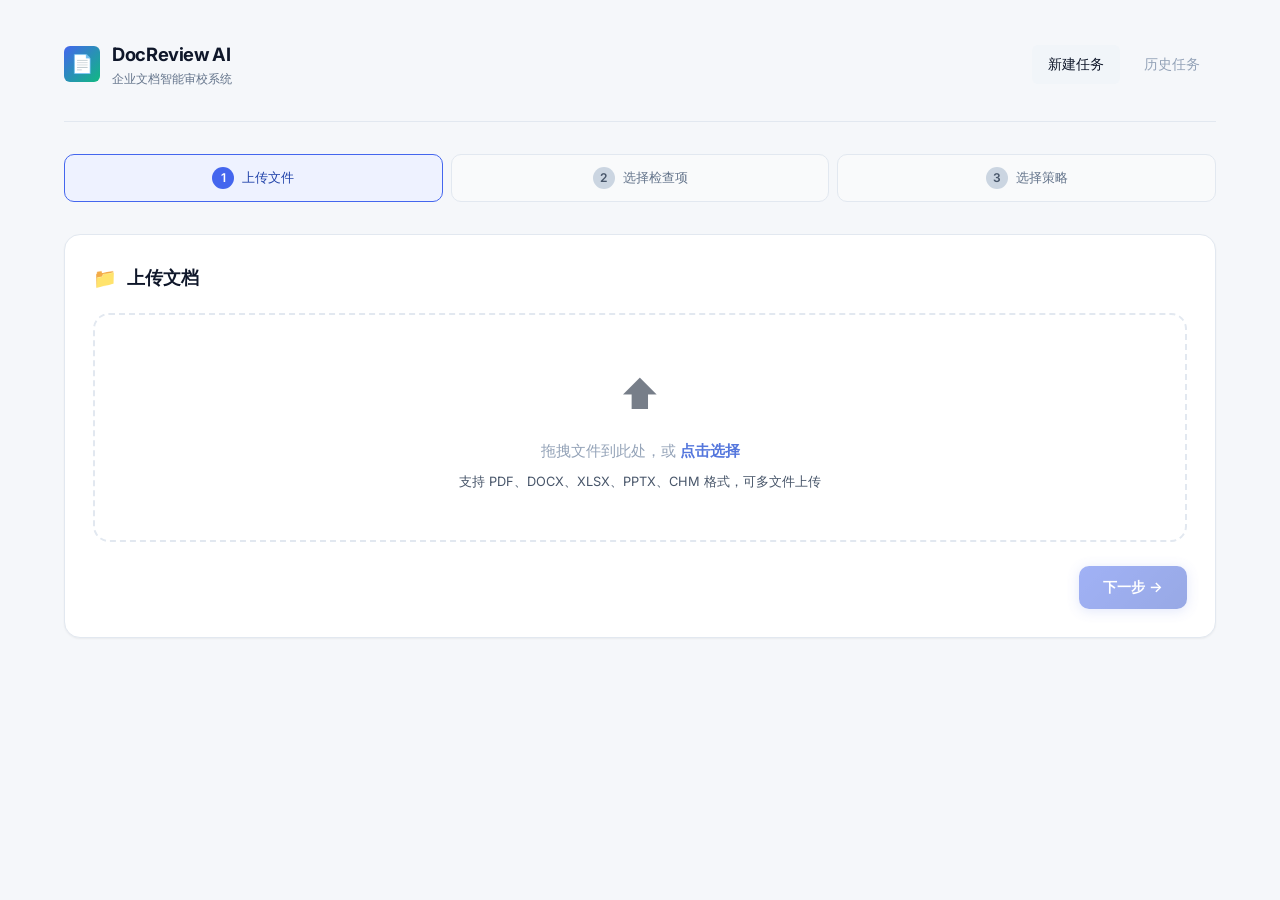
<file: frontend/index.html>
<!DOCTYPE html>
<html lang="zh-CN">
<head>
  <meta charset="UTF-8">
  <meta name="viewport" content="width=device-width, initial-scale=1.0">
  <title>企业文档智能审校系统 — 创建任务</title>
  <meta name="description" content="基于大语言模型的企业文档智能审校系统，支持多策略文档解析与双Agent协同架构">
  <link rel="preconnect" href="https://fonts.googleapis.com">
  <link href="https://fonts.googleapis.com/css2?family=Inter:wght@400;500;600;700&display=swap" rel="stylesheet">
  <link rel="stylesheet" href="css/style.css">
</head>
<body>
  <div class="app-container">
    <!-- Header -->
    <header class="app-header">
      <div class="app-logo">
        <div class="app-logo-icon">📄</div>
        <div>
          <div class="app-logo-text">DocReview AI</div>
          <div class="app-logo-sub">企业文档智能审校系统</div>
        </div>
      </div>
      <nav class="nav-links">
        <a class="nav-link active" href="index.html">新建任务</a>
        <a class="nav-link" href="history.html">历史任务</a>
      </nav>
    </header>

    <!-- Step Indicator -->
    <div class="step-indicator">
      <div class="step active" id="step1">
        <span class="step-number">1</span>上传文件
      </div>
      <div class="step" id="step2">
        <span class="step-number">2</span>选择检查项
      </div>
      <div class="step" id="step3">
        <span class="step-number">3</span>选择策略
      </div>
    </div>

    <!-- Step 1: File Upload -->
    <div id="panel-upload" class="card section-spacer">
      <div class="card-title"><span class="icon">📁</span> 上传文档</div>
      <div class="upload-zone" id="uploadZone">
        <div class="upload-icon">⬆️</div>
        <div class="upload-text">拖拽文件到此处，或 <strong>点击选择</strong></div>
        <div class="upload-hint">支持 PDF、DOCX、XLSX、PPTX、CHM 格式，可多文件上传</div>
        <input type="file" id="fileInput" multiple accept=".pdf,.docx,.xlsx,.pptx,.chm" style="display:none">
      </div>
      <div class="file-list" id="fileList"></div>
      <div class="mt-24" style="text-align:right">
        <button class="btn btn-primary" id="btnToStep2" disabled>下一步 →</button>
      </div>
    </div>

    <!-- Step 2: Scan Items -->
    <div id="panel-scan" class="card section-spacer" style="display:none">
      <div class="card-title"><span class="icon">🔍</span> 选择检查项</div>
      <div class="flex-between mb-16">
        <span class="text-sm text-muted">选择需要检查的内容类型</span>
        <div>
          <button class="btn btn-sm btn-secondary" id="btnSelectAll">全选</button>
          <button class="btn btn-sm btn-secondary" id="btnSelectDefault" style="margin-left:6px">推荐项</button>
        </div>
      </div>
      <div class="scan-grid" id="scanGrid"></div>
      <div class="mt-24 flex-between">
        <button class="btn btn-secondary" id="btnBackToStep1">← 上一步</button>
        <button class="btn btn-primary" id="btnToStep3">下一步 →</button>
      </div>
    </div>

    <!-- Step 3: Strategy -->
    <div id="panel-strategy" class="card section-spacer" style="display:none">
      <div class="card-title"><span class="icon">⚙️</span> 选择审校方式</div>
      <div class="strategy-group mb-16">
        <div class="strategy-card" id="card-ssla" onclick="selectStrategy('ours-fixed')">
          <input type="radio" name="strategy" value="ours-fixed">
          <div class="strategy-name">快速审校 (SSLA + Dual-Agent)</div>
          <div class="strategy-desc">
            CPU处理，低延迟<br>
            适合对日常文档进行快速检查
          </div>
        </div>
        <div class="strategy-card selected" id="card-hdca" onclick="selectStrategy('ours-adaptive')">
          <input type="radio" name="strategy" value="ours-adaptive" checked>
          <div class="strategy-name">精细审校 (HDCA + Dual-Agent)</div>
          <div class="strategy-desc">
            MinerU 解析，最佳性能<br>
            适合对复杂版面或拟对外发布文档进行精细审校
          </div>
          <span class="strategy-badge">推荐</span>
        </div>
      </div>
      <div class="mt-24 flex-between">
        <button class="btn btn-secondary" id="btnBackToStep2">← 上一步</button>
        <button class="btn btn-primary btn-lg" id="btnSubmit">🚀 开始审校</button>
      </div>
    </div>

    <!-- Submitting Overlay -->
    <div id="submitting-overlay" style="display:none; position:fixed; inset:0; background:rgba(0,0,0,0.6); z-index:100; display:none;">
      <div class="flex-center" style="height:100%;">
        <div class="card" style="text-align:center; padding:48px;">
          <div class="spinner" style="width:40px; height:40px; margin:0 auto 16px;"></div>
          <div style="color:var(--gray-200); font-size:1.1rem; font-weight:600;">正在创建任务...</div>
          <div class="text-sm text-muted mt-12">请稍候，文件上传中</div>
        </div>
      </div>
    </div>
  </div>

  <div class="toast-container" id="toastContainer"></div>
  <script src="js/app.js"></script>
</body>
</html>
</file>
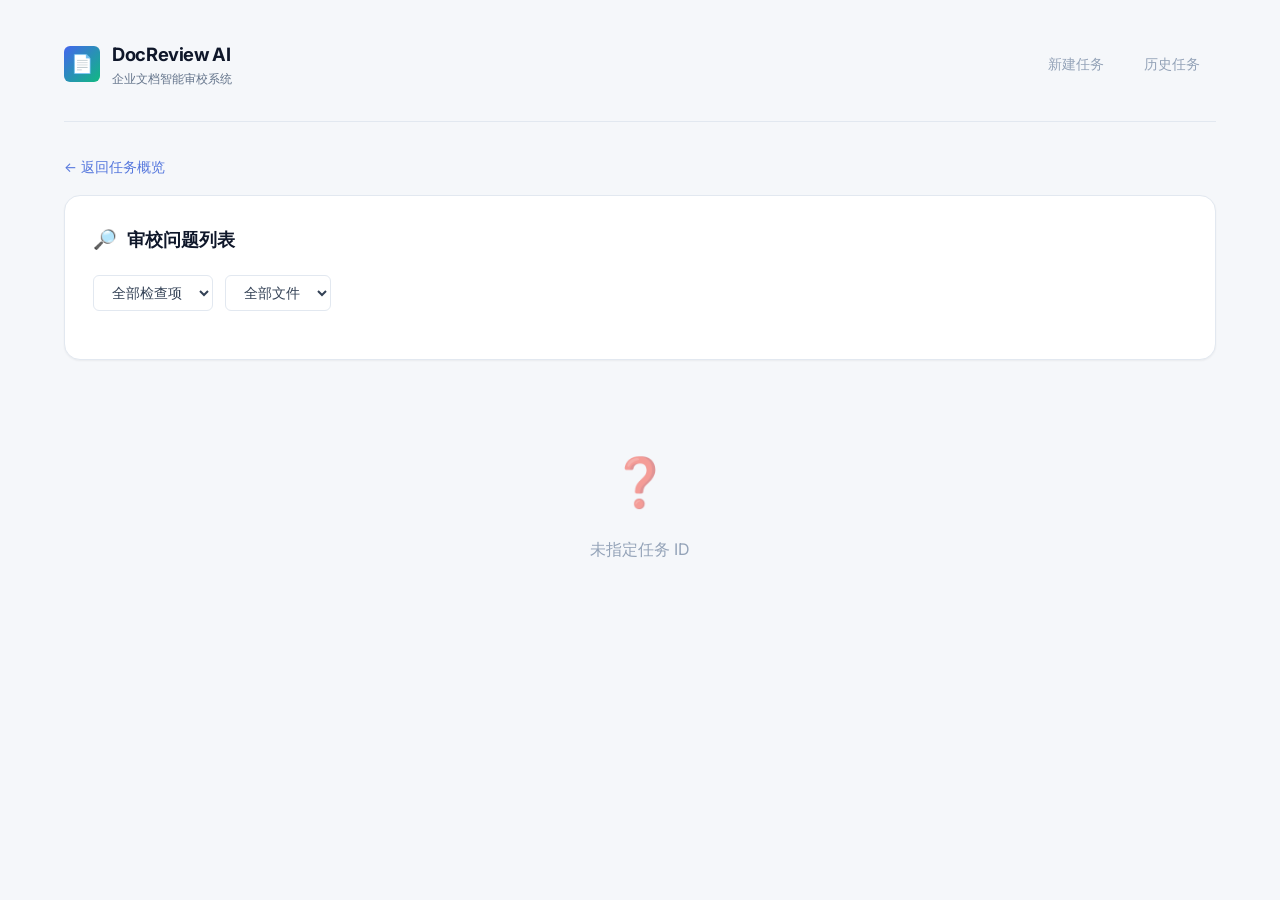
<file: frontend/issues.html>
<!DOCTYPE html>
<html lang="zh-CN">

<head>
    <meta charset="UTF-8">
    <meta name="viewport" content="width=device-width, initial-scale=1.0">
    <title>问题详情 — 企业文档智能审校系统</title>
    <link rel="preconnect" href="https://fonts.googleapis.com">
    <link href="https://fonts.googleapis.com/css2?family=Inter:wght@400;500;600;700&display=swap" rel="stylesheet">
    <link rel="stylesheet" href="css/style.css">
</head>

<body>
    <div class="app-container">
        <header class="app-header">
            <div class="app-logo">
                <div class="app-logo-icon">📄</div>
                <div>
                    <div class="app-logo-text">DocReview AI</div>
                    <div class="app-logo-sub">企业文档智能审校系统</div>
                </div>
            </div>
            <nav class="nav-links">
                <a class="nav-link" href="index.html">新建任务</a>
                <a class="nav-link" href="history.html">历史任务</a>
            </nav>
        </header>

        <!-- Breadcrumb -->
        <div class="mb-16">
            <a href="#" id="backLink" class="text-sm" style="color:var(--primary-400);">← 返回任务概览</a>
        </div>

        <!-- Filter Bar -->
        <div class="card section-spacer">
            <div class="card-title"><span class="icon">🔎</span> 审校问题列表</div>
            <div class="filter-bar">
                <select id="filterType">
                    <option value="">全部检查项</option>
                </select>
                <select id="filterFile">
                    <option value="">全部文件</option>
                </select>
                <span class="text-sm text-muted" id="totalCount"></span>
            </div>
        </div>

        <!-- Issue List -->
        <div id="issueList"></div>

        <!-- Pagination -->
        <div class="pagination" id="pagination"></div>

        <!-- Empty State -->
        <div class="empty-state" id="emptyState" style="display:none;">
            <div class="empty-icon">📭</div>
            <div class="empty-text">暂无审校问题</div>
            <div class="empty-hint">该任务未发现任何问题，或任务仍在处理中</div>
        </div>
    </div>

    <div class="toast-container" id="toastContainer"></div>
    <script src="js/issues.js"></script>
</body>

</html>
</file>
<file: frontend/css/style.css>
/* ============================================
   企业文档智能审校系统 — Design System (Light)
   ============================================ */

/* ---- CSS Variables ---- */
:root {
  /* Primary palette */
  --primary-50: #eef2ff;
  --primary-100: #d9e2ff;
  --primary-200: #b3c5ff;
  --primary-400: #5577dd;
  --primary-500: #4466ee;
  --primary-600: #3355cc;
  --primary-700: #2244aa;

  /* Accent */
  --accent-400: #34d399;
  --accent-500: #10b981;
  --accent-600: #059669;

  /* Semantic */
  --success: #10b981;
  --warning: #f59e0b;
  --error: #ef4444;
  --info: #3b82f6;

  /* Neutral — light mode */
  --gray-50: #f8fafc;
  --gray-100: #f1f5f9;
  --gray-200: #e2e8f0;
  --gray-300: #cbd5e1;
  --gray-400: #94a3b8;
  --gray-500: #64748b;
  --gray-600: #475569;
  --gray-700: #334155;
  --gray-800: #1e293b;
  --gray-900: #0f172a;
  --gray-950: #020617;

  /* Surfaces — light theme */
  --bg-body: #f5f7fa;
  --bg-card: #ffffff;
  --bg-card-hover: #fafbfc;
  --bg-input: #f8fafc;
  --bg-glass: #f9fafb;
  --border-color: #e2e8f0;
  --border-focus: var(--primary-500);

  /* Typography */
  --font-sans: 'Inter', -apple-system, BlinkMacSystemFont, 'Segoe UI', sans-serif;
  --font-mono: 'JetBrains Mono', 'Fira Code', monospace;

  /* Shadows */
  --shadow-sm: 0 1px 2px rgba(0, 0, 0, 0.05);
  --shadow-md: 0 4px 12px rgba(0, 0, 0, 0.08);
  --shadow-lg: 0 8px 24px rgba(0, 0, 0, 0.1);
  --shadow-glow: 0 0 16px rgba(68, 102, 238, 0.12);

  /* Spacing */
  --radius-sm: 6px;
  --radius-md: 10px;
  --radius-lg: 16px;
  --radius-xl: 24px;

  /* Transitions */
  --transition-fast: 150ms ease;
  --transition-base: 250ms ease;
  --transition-slow: 400ms ease;
}

/* ---- Reset & Base ---- */
*,
*::before,
*::after {
  box-sizing: border-box;
  margin: 0;
  padding: 0;
}

html {
  font-size: 16px;
  scroll-behavior: smooth;
}

body {
  font-family: var(--font-sans);
  background: var(--bg-body);
  color: var(--gray-800);
  line-height: 1.6;
  min-height: 100vh;
  -webkit-font-smoothing: antialiased;
}

a {
  color: var(--primary-500);
  text-decoration: none;
}

a:hover {
  color: var(--primary-700);
}

/* ---- Layout ---- */
.app-container {
  position: relative;
  z-index: 1;
  max-width: 1200px;
  margin: 0 auto;
  padding: 24px 24px 48px;
}

/* ---- Header / Nav ---- */
.app-header {
  display: flex;
  align-items: center;
  justify-content: space-between;
  padding: 16px 0 32px;
  border-bottom: 1px solid var(--border-color);
  margin-bottom: 32px;
}

.app-logo {
  display: flex;
  align-items: center;
  gap: 12px;
}

.app-logo-icon {
  width: 36px;
  height: 36px;
  background: linear-gradient(135deg, var(--primary-500), var(--accent-500));
  border-radius: var(--radius-sm);
  display: flex;
  align-items: center;
  justify-content: center;
  font-size: 18px;
}

.app-logo-text {
  font-size: 1.15rem;
  font-weight: 700;
  color: var(--gray-900);
  letter-spacing: -0.02em;
}

.app-logo-sub {
  font-size: 0.75rem;
  color: var(--gray-500);
  font-weight: 400;
}

.nav-links {
  display: flex;
  gap: 8px;
}

.nav-link {
  padding: 8px 16px;
  border-radius: var(--radius-sm);
  font-size: 0.875rem;
  font-weight: 500;
  color: var(--gray-400);
  transition: var(--transition-fast);
  cursor: pointer;
  border: none;
  background: none;
}

.nav-link:hover,
.nav-link.active {
  color: var(--gray-900);
  background: var(--gray-100);
}

/* ---- Cards ---- */
.card {
  background: var(--bg-card);
  border: 1px solid var(--border-color);
  border-radius: var(--radius-lg);
  padding: 28px;
  box-shadow: var(--shadow-sm);
  transition: var(--transition-base);
}

.card:hover {
  border-color: var(--gray-300);
}

.card-title {
  font-size: 1.1rem;
  font-weight: 600;
  color: var(--gray-900);
  margin-bottom: 20px;
  display: flex;
  align-items: center;
  gap: 10px;
}

.card-title .icon {
  font-size: 1.2rem;
}

/* ---- Step indicator ---- */
.step-indicator {
  display: flex;
  gap: 8px;
  margin-bottom: 32px;
}

.step {
  flex: 1;
  padding: 12px 16px;
  background: var(--bg-glass);
  border: 1px solid var(--border-color);
  border-radius: var(--radius-md);
  text-align: center;
  font-size: 0.8rem;
  color: var(--gray-500);
  transition: var(--transition-base);
  position: relative;
}

.step.active {
  background: var(--primary-50);
  border-color: var(--primary-500);
  color: var(--primary-700);
}

.step.completed {
  background: #ecfdf5;
  border-color: var(--accent-500);
  color: var(--accent-600);
}

.step-number {
  display: inline-block;
  width: 22px;
  height: 22px;
  line-height: 22px;
  border-radius: 50%;
  background: var(--gray-300);
  color: var(--gray-600);
  font-size: 0.75rem;
  font-weight: 600;
  margin-right: 8px;
}

.step.active .step-number {
  background: var(--primary-500);
  color: #fff;
}

.step.completed .step-number {
  background: var(--accent-500);
  color: #fff;
}

/* ---- File Upload Zone ---- */
.upload-zone {
  border: 2px dashed var(--border-color);
  border-radius: var(--radius-lg);
  padding: 48px 24px;
  text-align: center;
  cursor: pointer;
  transition: var(--transition-base);
  position: relative;
  overflow: hidden;
}

.upload-zone:hover,
.upload-zone.dragover {
  border-color: var(--primary-400);
  background: rgba(68, 102, 238, 0.05);
}

.upload-zone .upload-icon {
  font-size: 2.5rem;
  margin-bottom: 12px;
  opacity: 0.6;
}

.upload-zone .upload-text {
  font-size: 0.95rem;
  color: var(--gray-400);
}

.upload-zone .upload-text strong {
  color: var(--primary-400);
}

.upload-zone .upload-hint {
  font-size: 0.8rem;
  color: var(--gray-600);
  margin-top: 8px;
}

/* File list */
.file-list {
  margin-top: 16px;
}

.file-item {
  display: flex;
  align-items: center;
  justify-content: space-between;
  padding: 10px 14px;
  background: var(--bg-glass);
  border: 1px solid var(--border-color);
  border-radius: var(--radius-sm);
  margin-bottom: 6px;
  font-size: 0.875rem;
  animation: slideIn 0.3s ease;
}

.file-item .file-info {
  display: flex;
  align-items: center;
  gap: 10px;
}

.file-item .file-icon {
  font-size: 1.2rem;
}

.file-item .file-name {
  color: var(--gray-800);
  font-weight: 500;
}

.file-item .file-size {
  color: var(--gray-500);
  font-size: 0.8rem;
}

.file-item .file-remove {
  background: none;
  border: none;
  color: var(--gray-500);
  cursor: pointer;
  padding: 4px;
  font-size: 1rem;
  transition: var(--transition-fast);
}

.file-item .file-remove:hover {
  color: var(--error);
}

/* ---- Scan Item Checkboxes ---- */
.scan-grid {
  display: grid;
  grid-template-columns: repeat(auto-fill, minmax(280px, 1fr));
  gap: 8px;
}

.scan-checkbox {
  display: flex;
  align-items: center;
  gap: 10px;
  padding: 10px 14px;
  background: var(--bg-glass);
  border: 1px solid var(--border-color);
  border-radius: var(--radius-sm);
  cursor: pointer;
  transition: var(--transition-fast);
  font-size: 0.85rem;
}

.scan-checkbox:hover {
  background: var(--gray-100);
}

.scan-checkbox input[type="checkbox"] {
  appearance: none;
  width: 18px;
  height: 18px;
  border: 2px solid var(--gray-300);
  border-radius: 4px;
  cursor: pointer;
  position: relative;
  flex-shrink: 0;
  transition: var(--transition-fast);
  background: #fff;
}

.scan-checkbox input[type="checkbox"]:checked {
  background: var(--primary-500);
  border-color: var(--primary-500);
}

.scan-checkbox input[type="checkbox"]:checked::after {
  content: '✓';
  position: absolute;
  top: 50%;
  left: 50%;
  transform: translate(-50%, -50%);
  color: #fff;
  font-size: 12px;
  font-weight: 700;
}

.scan-checkbox .scan-label {
  color: var(--gray-700);
}

.scan-checkbox .scan-code {
  color: var(--gray-600);
  font-family: var(--font-mono);
  font-size: 0.75rem;
  margin-left: auto;
}

/* ---- Strategy Cards ---- */
.strategy-group {
  display: grid;
  grid-template-columns: 1fr 1fr;
  gap: 12px;
}

.strategy-card {
  padding: 20px;
  border: 2px solid var(--border-color);
  border-radius: var(--radius-md);
  cursor: pointer;
  transition: var(--transition-base);
  position: relative;
}

.strategy-card:hover {
  border-color: var(--gray-400);
}

.strategy-card.selected {
  border-color: var(--primary-500);
  background: var(--primary-50);
  box-shadow: var(--shadow-glow);
}

.strategy-card input[type="radio"] {
  display: none;
}

.strategy-name {
  font-size: 1rem;
  font-weight: 600;
  color: var(--gray-900);
  margin-bottom: 4px;
}

.strategy-desc {
  font-size: 0.8rem;
  color: var(--gray-500);
  line-height: 1.5;
}

.strategy-badge {
  position: absolute;
  top: 12px;
  right: 12px;
  padding: 2px 8px;
  font-size: 0.7rem;
  font-weight: 600;
  border-radius: 100px;
  background: rgba(16, 185, 129, 0.15);
  color: var(--accent-400);
}

/* ---- Buttons ---- */
.btn {
  display: inline-flex;
  align-items: center;
  justify-content: center;
  gap: 8px;
  padding: 12px 24px;
  border: none;
  border-radius: var(--radius-md);
  font-family: var(--font-sans);
  font-size: 0.9rem;
  font-weight: 600;
  cursor: pointer;
  transition: var(--transition-base);
  text-decoration: none;
}

.btn-primary {
  background: linear-gradient(135deg, var(--primary-500), var(--primary-600));
  color: #fff;
  box-shadow: 0 2px 12px rgba(68, 102, 238, 0.3);
}

.btn-primary:hover {
  transform: translateY(-1px);
  box-shadow: 0 4px 20px rgba(68, 102, 238, 0.4);
}

.btn-primary:active {
  transform: translateY(0);
}

.btn-primary:disabled {
  opacity: 0.5;
  cursor: not-allowed;
  transform: none;
}

.btn-secondary {
  background: #fff;
  color: var(--gray-600);
  border: 1px solid var(--border-color);
}

.btn-secondary:hover {
  background: var(--gray-50);
  color: var(--gray-900);
}

.btn-success {
  background: linear-gradient(135deg, var(--accent-500), var(--accent-600));
  color: #fff;
  box-shadow: 0 2px 12px rgba(16, 185, 129, 0.3);
}

.btn-lg {
  padding: 14px 36px;
  font-size: 1rem;
}

.btn-sm {
  padding: 6px 14px;
  font-size: 0.8rem;
}

.btn-block {
  width: 100%;
}

/* ---- Tags / Badges ---- */
.tag {
  display: inline-flex;
  align-items: center;
  padding: 3px 10px;
  border-radius: 100px;
  font-size: 0.75rem;
  font-weight: 600;
}

.tag-primary {
  background: rgba(68, 102, 238, 0.15);
  color: var(--primary-400);
}

.tag-success {
  background: rgba(16, 185, 129, 0.15);
  color: var(--accent-400);
}

.tag-warning {
  background: rgba(245, 158, 11, 0.15);
  color: var(--warning);
}

.tag-error {
  background: rgba(239, 68, 68, 0.15);
  color: var(--error);
}

.tag-info {
  background: rgba(59, 130, 246, 0.15);
  color: var(--info);
}

/* ---- Status Dot ---- */
.status-dot {
  display: inline-block;
  width: 8px;
  height: 8px;
  border-radius: 50%;
  margin-right: 6px;
}

.status-dot.processing {
  background: var(--warning);
  animation: pulse 1.5s infinite;
}

.status-dot.complete {
  background: var(--success);
}

.status-dot.error {
  background: var(--error);
}

/* ---- Progress Bar ---- */
.progress-bar {
  width: 100%;
  height: 8px;
  background: var(--gray-200);
  border-radius: 100px;
  overflow: hidden;
}

.progress-fill {
  height: 100%;
  background: linear-gradient(90deg, var(--primary-500), var(--accent-500));
  border-radius: 100px;
  transition: width 0.6s ease;
  position: relative;
}

.progress-fill::after {
  content: '';
  position: absolute;
  inset: 0;
  background: linear-gradient(90deg, transparent, rgba(255, 255, 255, 0.15), transparent);
  animation: shimmer 2s infinite;
}

/* ---- Stat Cards ---- */
.stat-grid {
  display: grid;
  grid-template-columns: repeat(auto-fit, minmax(180px, 1fr));
  gap: 12px;
  margin-bottom: 24px;
}

.stat-card {
  background: var(--bg-glass);
  border: 1px solid var(--border-color);
  border-radius: var(--radius-md);
  padding: 20px;
  text-align: center;
}

.stat-value {
  font-size: 2rem;
  font-weight: 700;
  color: var(--gray-900);
  line-height: 1.2;
}

.stat-value.highlight {
  color: var(--primary-400);
}

.stat-value.success {
  color: var(--accent-400);
}

.stat-value.warning {
  color: var(--warning);
}

.stat-label {
  font-size: 0.8rem;
  color: var(--gray-500);
  margin-top: 4px;
}

/* ---- Issue Card ---- */
.issue-card {
  background: var(--bg-glass);
  border: 1px solid var(--border-color);
  border-radius: var(--radius-md);
  padding: 18px 20px;
  margin-bottom: 10px;
  transition: var(--transition-fast);
}

.issue-card:hover {
  border-color: var(--gray-300);
  background: var(--gray-50);
}

.issue-header {
  display: flex;
  align-items: center;
  justify-content: space-between;
  margin-bottom: 10px;
}

.issue-meta {
  display: flex;
  align-items: center;
  gap: 8px;
}

.issue-file {
  font-size: 0.8rem;
  color: var(--gray-500);
  display: flex;
  align-items: center;
  gap: 4px;
}

.issue-sentence {
  font-size: 0.9rem;
  color: var(--gray-700);
  line-height: 1.7;
  padding: 12px 16px;
  background: #fef2f2;
  border-left: 3px solid var(--error);
  border-radius: 0 var(--radius-sm) var(--radius-sm) 0;
  margin-bottom: 10px;
  word-break: break-all;
}

.issue-suggestion {
  font-size: 0.875rem;
  color: var(--gray-700);
  padding: 12px 16px;
  background: #ecfdf5;
  border-left: 3px solid var(--accent-500);
  border-radius: 0 var(--radius-sm) var(--radius-sm) 0;
  word-break: break-all;
  line-height: 1.7;
}

.issue-suggestion::before {
  content: '💡 修改建议：';
  font-weight: 600;
  color: var(--accent-400);
}

/* ---- Table ---- */
.table-wrapper {
  overflow-x: auto;
}

.data-table {
  width: 100%;
  border-collapse: collapse;
  font-size: 0.875rem;
}

.data-table th {
  text-align: left;
  padding: 12px 16px;
  color: var(--gray-400);
  font-weight: 600;
  font-size: 0.8rem;
  text-transform: uppercase;
  letter-spacing: 0.05em;
  border-bottom: 1px solid var(--border-color);
}

.data-table td {
  padding: 12px 16px;
  border-bottom: 1px solid var(--gray-100);
  color: var(--gray-700);
}

.data-table tr:hover td {
  background: var(--gray-50);
}

/* ---- Pagination ---- */
.pagination {
  display: flex;
  align-items: center;
  justify-content: center;
  gap: 4px;
  margin-top: 24px;
}

.pagination .page-btn {
  padding: 8px 12px;
  border: 1px solid var(--border-color);
  border-radius: var(--radius-sm);
  background: none;
  color: var(--gray-400);
  cursor: pointer;
  font-size: 0.85rem;
  transition: var(--transition-fast);
}

.pagination .page-btn:hover {
  border-color: var(--primary-400);
  color: var(--gray-200);
}

.pagination .page-btn.active {
  background: var(--primary-500);
  border-color: var(--primary-500);
  color: #fff;
}

.pagination .page-btn:disabled {
  opacity: 0.3;
  cursor: not-allowed;
}

/* ---- Filter Bar ---- */
.filter-bar {
  display: flex;
  align-items: center;
  gap: 12px;
  margin-bottom: 20px;
  flex-wrap: wrap;
}

.filter-bar select {
  padding: 8px 14px;
  background: #fff;
  border: 1px solid var(--border-color);
  border-radius: var(--radius-sm);
  color: var(--gray-700);
  font-family: var(--font-sans);
  font-size: 0.85rem;
  cursor: pointer;
  transition: var(--transition-fast);
}

.filter-bar select:focus {
  outline: none;
  border-color: var(--primary-400);
}

/* ---- Empty State ---- */
.empty-state {
  text-align: center;
  padding: 60px 24px;
  color: var(--gray-500);
}

.empty-state .empty-icon {
  font-size: 3rem;
  margin-bottom: 16px;
  opacity: 0.5;
}

.empty-state .empty-text {
  font-size: 1rem;
  margin-bottom: 8px;
  color: var(--gray-400);
}

.empty-state .empty-hint {
  font-size: 0.85rem;
}

/* ---- Loading Spinner ---- */
.spinner {
  display: inline-block;
  width: 20px;
  height: 20px;
  border: 2px solid var(--gray-200);
  border-top-color: var(--primary-500);
  border-radius: 50%;
  animation: spin 0.6s linear infinite;
}

/* ---- Task History Table ---- */
.task-row {
  cursor: pointer;
  transition: var(--transition-fast);
}

.task-row:hover td {
  background: var(--primary-50);
}

/* ---- Section Spacer ---- */
.section-spacer {
  margin-bottom: 24px;
}

/* ---- Flex utilities ---- */
.flex-between {
  display: flex;
  align-items: center;
  justify-content: space-between;
}

.flex-center {
  display: flex;
  align-items: center;
  justify-content: center;
}

.gap-8 {
  gap: 8px;
}

.gap-12 {
  gap: 12px;
}

.gap-16 {
  gap: 16px;
}

/* ---- Text utilities ---- */
.text-muted {
  color: var(--gray-500);
}

.text-sm {
  font-size: 0.85rem;
}

.text-xs {
  font-size: 0.75rem;
}

.fw-600 {
  font-weight: 600;
}

.mt-12 {
  margin-top: 12px;
}

.mt-24 {
  margin-top: 24px;
}

.mb-8 {
  margin-bottom: 8px;
}

.mb-16 {
  margin-bottom: 16px;
}

/* ---- Animations ---- */
@keyframes slideIn {
  from {
    opacity: 0;
    transform: translateY(-6px);
  }

  to {
    opacity: 1;
    transform: translateY(0);
  }
}

@keyframes pulse {

  0%,
  100% {
    opacity: 1;
  }

  50% {
    opacity: 0.4;
  }
}

@keyframes spin {
  to {
    transform: rotate(360deg);
  }
}

@keyframes shimmer {
  0% {
    transform: translateX(-200%);
  }

  100% {
    transform: translateX(200%);
  }
}

@keyframes fadeIn {
  from {
    opacity: 0;
  }

  to {
    opacity: 1;
  }
}

/* ---- Toast Notification ---- */
.toast-container {
  position: fixed;
  top: 20px;
  right: 20px;
  z-index: 9999;
  display: flex;
  flex-direction: column;
  gap: 8px;
}

.toast {
  padding: 12px 20px;
  border-radius: var(--radius-md);
  font-size: 0.875rem;
  color: #fff;
  animation: slideIn 0.3s ease;
  max-width: 360px;
  box-shadow: var(--shadow-lg);
}

.toast-success {
  background: var(--success);
}

.toast-error {
  background: var(--error);
}

.toast-info {
  background: var(--info);
}

/* ---- Responsive ---- */
@media (max-width: 768px) {
  .app-container {
    padding: 16px;
  }

  .strategy-group {
    grid-template-columns: 1fr;
  }

  .scan-grid {
    grid-template-columns: 1fr;
  }

  .stat-grid {
    grid-template-columns: 1fr 1fr;
  }

  .app-header {
    flex-direction: column;
    gap: 12px;
  }
}
</file>
